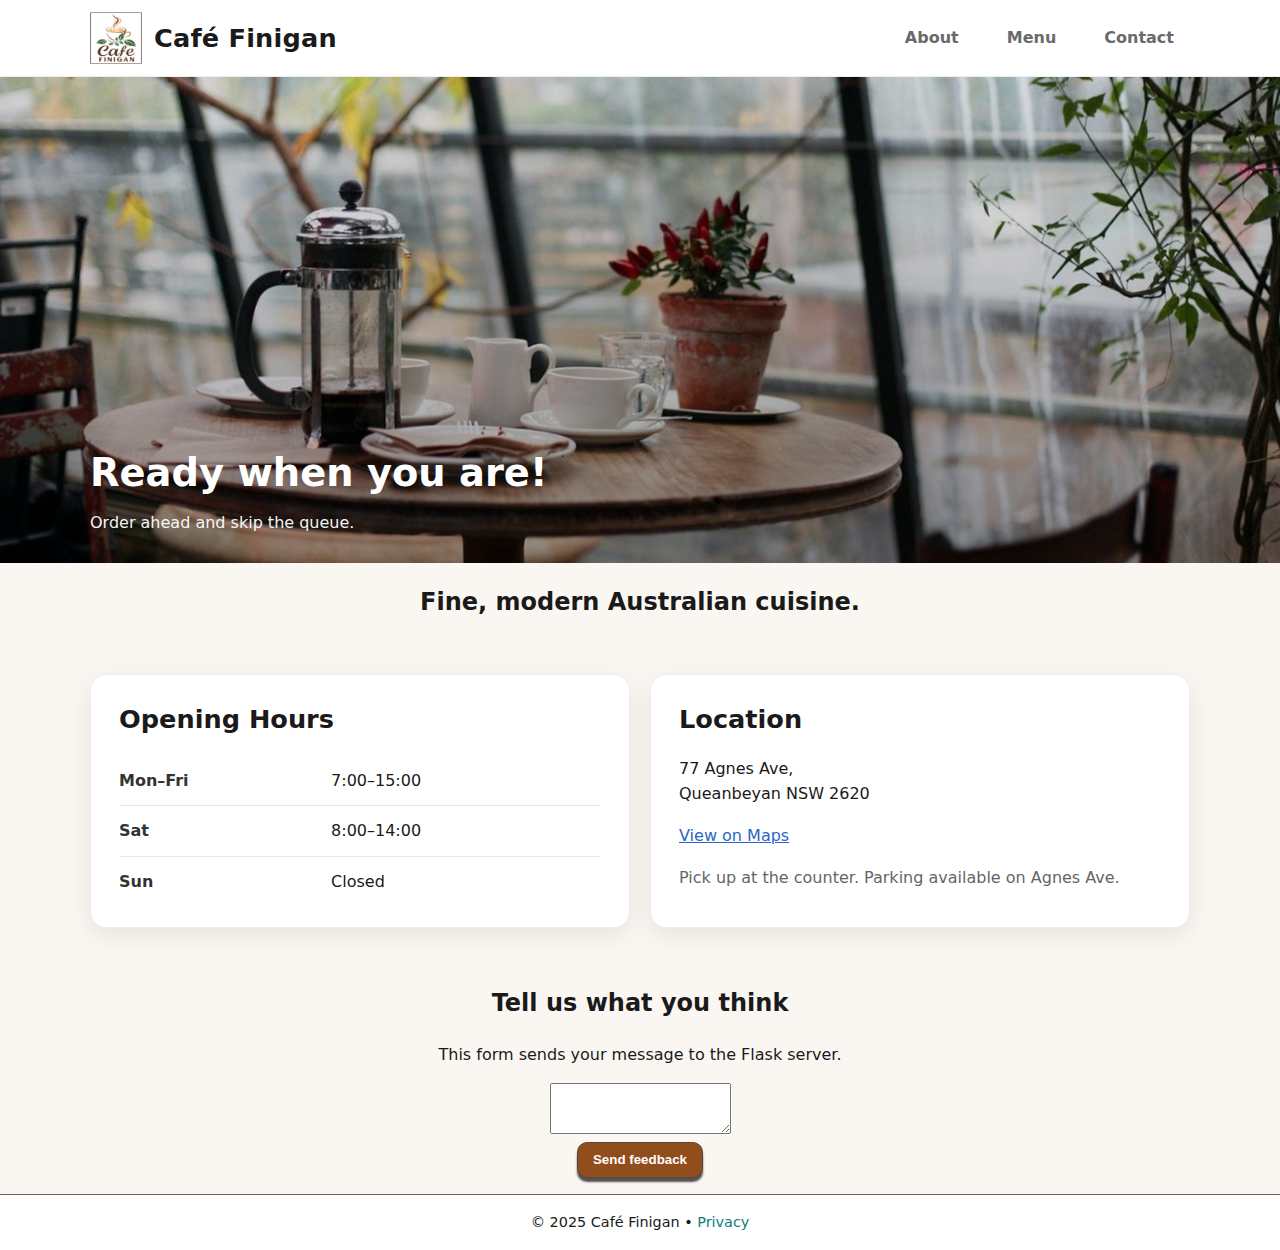
<file: templates/index.html>
<!DOCTYPE html>
<html lang="en">
<head>
    <meta charset="UTF-8">
    <meta name="viewport" content="width=device-width, initial-scale=1.0">
    <link rel="stylesheet" href="../static/style.css">
    <title>Café Finigan – Pre-order Lunch Online</title>
    <meta name="description" content="order food and drinks from Cafe Finigan in advance. Browse the menu and pick up your order at your chosen time.">
    <meta name="keywords" content="cafe, food, school lunch, pre-order, Finigan">
    <meta name="author" content="Tennant Robbie">
    <link rel="icon" href="../static/images/logo.png" type="image/png">
</head>

<body>
<!-- ---------- Header and Navigation ---------- -->
<header class="site-header">
  <div class="container header-inner">

    <!-- ---------- Brand Section (Logo + Name) ---------- -->
    <div class="brand">
      <img src="../static/images/logo.png" alt="Café Finigan logo" class="logo">
      <span class="brand-name">Café Finigan</span>
    </div>

    <!-- ---------- Navigation Menu ---------- -->
    <nav aria-label="Primary">
      <ul class="nav-list">
        <li><a href="about.html">About</a></li>
        <li><a href="menu.html">Menu</a></li>
        <li><a href="contact.html">Contact</a></li>
      </ul>
    </nav>

  </div>
</header>

<!-- ---------- Hero Section ---------- -->
<section class="hero">
  <img src="../static/images/hero.jpg" alt="Cafe table with coffee and plants">
  <div class="hero-overlay container">
    <h1>Ready when you are!</h1>
    <p class="lead">Order ahead and skip the queue.</p>
  </div>
</section>

<!-- ---------- Tagline Section ---------- -->
<section class="tagline">
  <div class="container">
    <h2>Fine, modern Australian cuisine.</h2>
  </div>
</section>

<!-- ---------- Main Content: Containers & Cards ---------- -->
<main class="container">
  <section class="cards grid">
    <article class="card">
      <h2>Opening Hours</h2>
      <table class="hours">
        <tr><th>Mon–Fri</th><td>7:00–15:00</td></tr>
        <tr><th>Sat</th><td>8:00–14:00</td></tr>
        <tr><th>Sun</th><td>Closed</td></tr>
      </table>
    </article>

    <article class="card">
      <h2>Location</h2>
      <p>77 Agnes Ave,<br>Queanbeyan NSW 2620</p>
      <p><a href="https://maps.app.goo.gl/Lv5XfBMMRRhU2HVM7" target="_blank" rel="noopener">View on Maps</a></p>
      <p class="note">Pick up at the counter. Parking available on Agnes Ave.</p>
    </article>
  </section>
</main>

<section class="container" style="text-align: center; margin-top: 1.5rem;">
  <h2>Tell us what you think</h2>
  <p class="note">This form sends your message to the Flask server.</p>

  <form id="feedback-form" style="max-width: 400px; margin: 0 auto;">
    <textarea id="feedback-message" name="feedback" rows="3" required></textarea><br>
    <button type="submit" class="add-btn">Send feedback</button>
  </form>

  <p id="feedback-response" class="note" style="margin-top: 0.5rem;"></p>
</section>

<!-- ---------- Footer Section ---------- -->
<footer class="site-footer">
  <div class="container">
    © 2025 Café Finigan • <a href="#">Privacy</a>
  </div>
</footer>

<!-- ---------- Script: Send form data to Flask and display response ---------- -->
<script>
  const form = document.getElementById('feedback-form');
  const textarea = document.getElementById('feedback-message');
  const output = document.getElementById('feedback-response');

  // Handle form submission
  form.addEventListener('submit', function (event) {
    event.preventDefault(); // Stop page reload

    const message = textarea.value.trim();

    // Send message to Flask using fetch()
    fetch("http://127.0.0.1:5050/feedback", {
      method: "POST",
      headers: { "Content-Type": "application/json" },
      body: JSON.stringify({ message })
    })
      .then(res => res.json())
      .then(data => {
        // Show Flask's reply
        output.textContent = data.response || data.error;
        textarea.value = ""; // Clear form after sending
      })
      .catch(() => {
        output.textContent = "Could not reach the server. Is Flask running?";
      });
  });
</script>

</body>
</html>
</file>
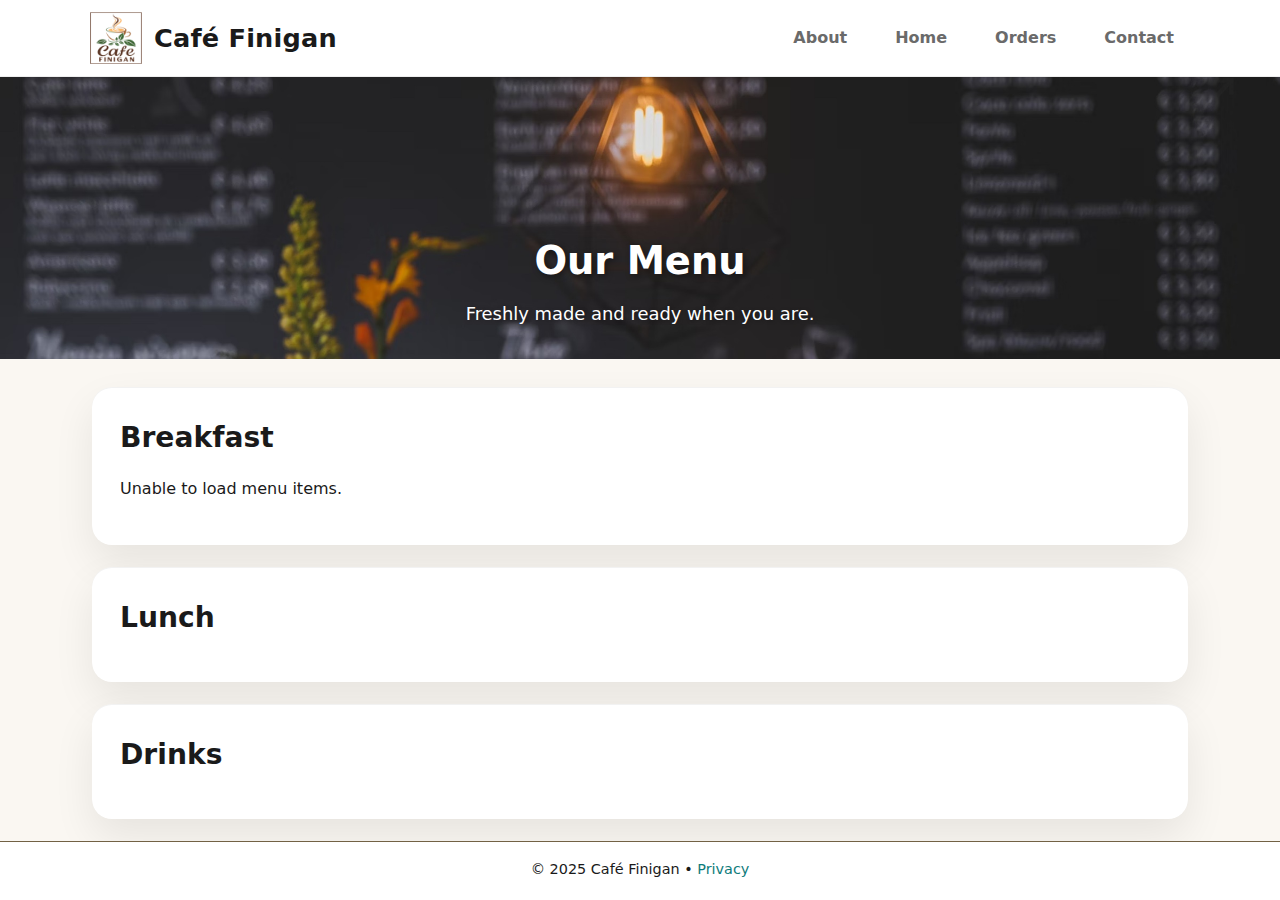
<file: templates/menu.html>
<!DOCTYPE html>
<html lang="en">
<head>
    <meta charset="UTF-8">
    <meta name="viewport" content="width=device-width, initial-scale=1.0">
    <link rel="stylesheet" href="../static/style.css">
    <title>Café Finigan – Menu</title>
    <meta name="description" content="Browse the Café Finigan breakfast, lunch, and drinks menu. Add items to your pre-order and collect them at your chosen time.">
    <meta name="keywords" content="Café Finigan menu, breakfast, lunch, drinks, pre-order">
    <meta name="author" content="Tennant Robbie">
    <link rel="icon" href="../static/images/logo.png" type="image/png">
    <link rel="manifest" href="../manifest.json">
</head>

<body>
<!-- ---------- Header and Navigation ---------- -->
<header class="site-header">
  <div class="container header-inner">

    <!-- ---------- Brand Section (Logo + Name) ---------- -->
    <div class="brand">
      <img src="../static/images/logo.png" alt="Café Finigan logo" class="logo">
      <span class="brand-name">Café Finigan</span>
    </div>

    <!-- ---------- Navigation Menu ---------- -->
    <nav aria-label="Primary">
      <ul class="nav-list">
        <li><a href="about.html">About</a></li>
        <li><a href="index.html">Home</a></li>
        <li><a href="orders.html">Orders</a></li>
        <li><a href="contact.html">Contact</a></li>
      </ul>
    </nav>

  </div>
</header>

<!-- ---------- Menu Banner ---------- -->
<section class="menu-banner">
  <img src="../static/images/menu-banner.jpg" alt="Café Finigan Menu artwork">

  <div class="banner-text container">
    <h1>Our Menu</h1>
    <p class="lead">Freshly made and ready when you are.</p>
  </div>
</section>

<!-- ---------- Menu Sections (Breakfast, Lunch, Drinks) ---------- -->
<section class="menu-section" id="breakfast">
  <div class="container">

    <!-- Breakfast Section -->
    <div class="menu-card">
      <h2>Breakfast</h2>
      <div id="menu-breakfast" class="menu-items"></div>
    </div>

    <!-- Lunch Section -->
    <div class="menu-card">
      <h2>Lunch</h2>
      <div id="menu-lunch" class="menu-items"></div>
    </div>

    <!-- Drinks Section -->
    <div class="menu-card">
      <h2>Drinks</h2>
      <div id="menu-drinks" class="menu-items"></div>
    </div>

  </div> <!-- end of .container -->
</section>

<!-- ---------- Footer Section ---------- -->
<footer class="site-footer">
  <div class="container">
    © 2025 Café Finigan • <a href="#">Privacy</a>
  </div>
</footer>

<script src="../static/menu.js"></script>

<script>
  // Register the service worker so the PWA can work offline
  if ("serviceWorker" in navigator) {
    navigator.serviceWorker.register("../service-worker.js")
      .then(registration => {
        console.log("Service worker registered with scope:", registration.scope);
      })
      .catch(error => {
        console.error("Service worker registration failed:", error);
      });
  }
</script>

</body>
</html>
</file>
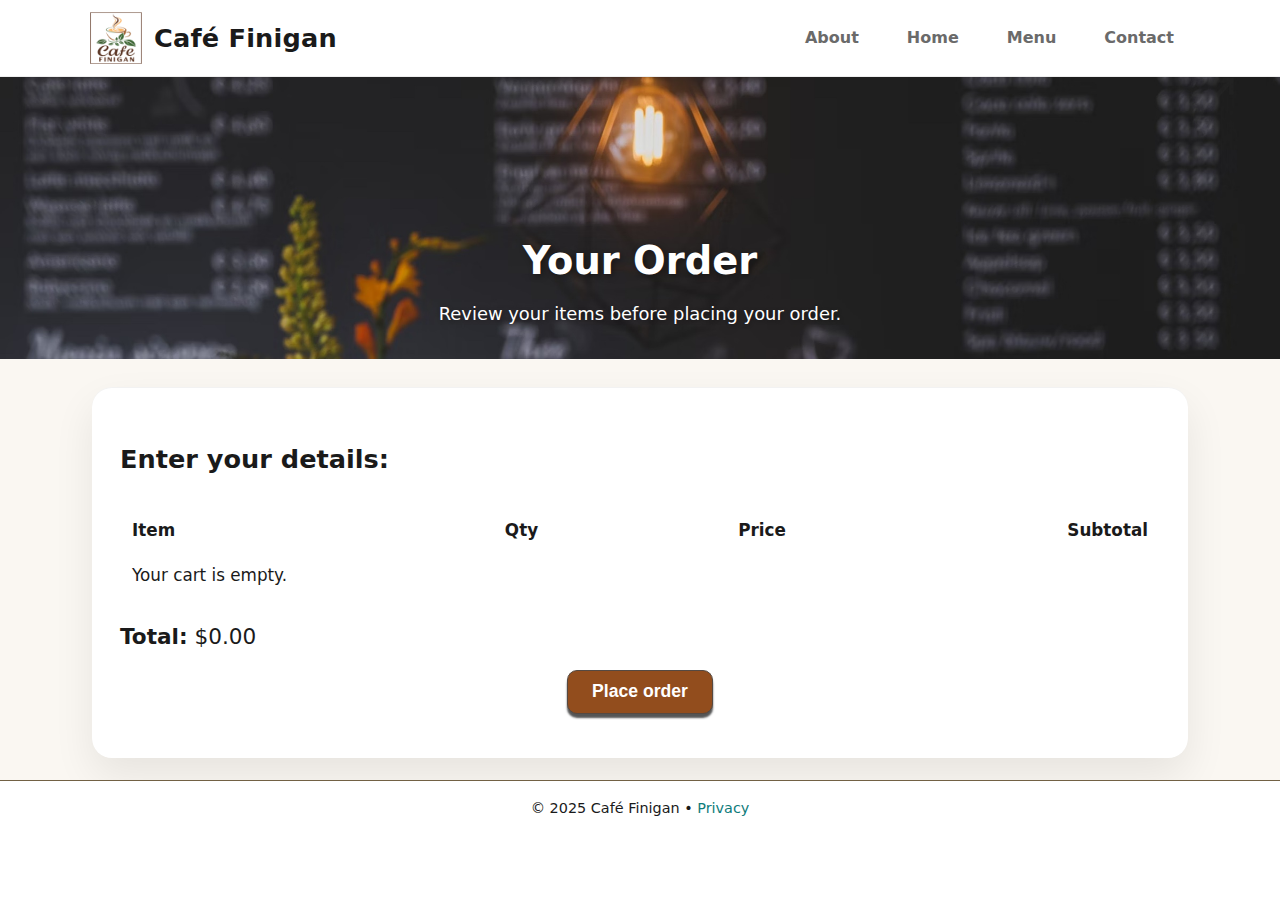
<file: templates/orders.html>
<!DOCTYPE html>
<html lang="en">
<head>
    <meta charset="UTF-8">
    <meta name="viewport" content="width=device-width, initial-scale=1.0">
    <link rel="stylesheet" href="../static/style.css">
    <title>Café Finigan – Menu</title>
    <meta name="description" content="Browse the Café Finigan breakfast, lunch, and drinks menu. Add items to your pre-order and collect them at your chosen time.">
    <meta name="keywords" content="Café Finigan menu, breakfast, lunch, drinks, pre-order">
    <meta name="author" content="Tennant Robbie">
    <link rel="icon" href="../static/images/logo.png" type="image/png">
</head>

<body>
<!-- ---------- Header and Navigation ---------- -->
<header class="site-header">
  <div class="container header-inner">

    <!-- ---------- Brand Section (Logo + Name) ---------- -->
    <div class="brand">
      <img src="../static/images/logo.png" alt="Café Finigan logo" class="logo">
      <span class="brand-name">Café Finigan</span>
    </div>

    <!-- ---------- Navigation Menu ---------- -->
    <nav aria-label="Primary">
      <ul class="nav-list">
        <li><a href="about.html">About</a></li>
        <li><a href="index.html">Home</a></li>
        <li><a href="menu.html">Menu</a></li>
        <li><a href="contact.html">Contact</a></li>
      </ul>
    </nav>

  </div>
</header>

<!-- ---------- Menu Banner ---------- -->
<section class="menu-banner">
  <img src="../static/images/menu-banner.jpg" alt="Café Finigan Menu artwork">

  <div class="banner-text container">
    <h1>Your Order</h1>
    <p class="lead">Review your items before placing your order.</p>
  </div>
</section>

<!-- ---------- Checkout Section ---------- -->
<section class="menu-section">
  <div class="container">
    <div class="menu-card">

      <!-- Heading + form fields -->
      <h3 class="order-details-heading">Enter your details:</h3>

      <form id="order-form" class="order-form">

        <label>
          Name:
          <input type="text" id="customer-name" required>
        </label>

        <label>
          Email:
          <input type="email" id="customer-email" required>
        </label>

        <label>
          Pick-up time:
          <input type="time" id="pickup-time" required>
        </label>

      </form>

      <!-- Order summary table -->
      <table class="order-table">
        <thead>
          <tr>
            <th>Item</th>
            <th>Qty</th>
            <th>Price</th>
            <th>Subtotal</th>
          </tr>
        </thead>
        <tbody id="order-rows">
          <!-- JavaScript will insert rows here -->
        </tbody>
      </table>

      <p class="order-total">
        <strong>Total:</strong>
        $<span id="order-total">0.00</span>
      </p>

      <!-- Button centred under Total -->
      <div class="order-button-row">
        <button type="submit" form="order-form" class="add-btn order-button">
          Place order
        </button>
      </div>

      <p id="order-message" class="note"></p>

    </div>
  </div>
</section>

<!-- ---------- Footer Section ---------- -->
<footer class="site-footer">
  <div class="container">
    © 2025 Café Finigan • <a href="#">Privacy</a>
  </div>
</footer>

<!-- Checkout script -->
<script src="../static/orders.js"></script>

</body>
</html>
</file>
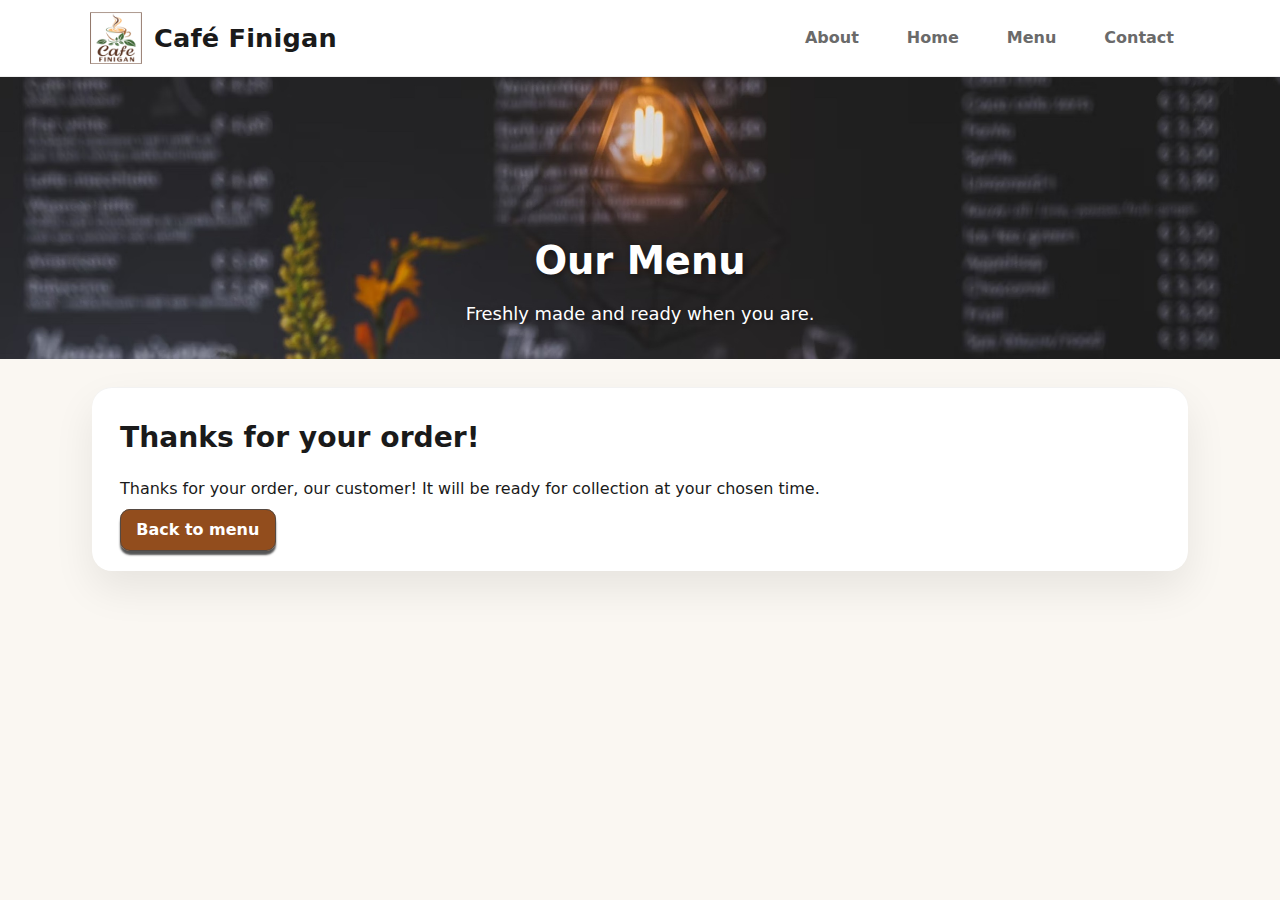
<file: templates/thanks.html>
<!DOCTYPE html>
<html lang="en">
<head>
    <meta charset="UTF-8">
    <meta name="viewport" content="width=device-width, initial-scale=1.0">
    <link rel="stylesheet" href="../static/style.css">
    <title>Café Finigan – Menu</title>
    <meta name="description" content="Browse the Café Finigan breakfast, lunch, and drinks menu. Add items to your pre-order and collect them at your chosen time.">
    <meta name="keywords" content="Café Finigan menu, breakfast, lunch, drinks, pre-order">
    <meta name="author" content="Tennant Robbie">
    <link rel="icon" href="../static/images/logo.png" type="image/png">
</head>

<body>
<!-- ---------- Header and Navigation ---------- -->
<header class="site-header">
  <div class="container header-inner">

    <!-- ---------- Brand Section (Logo + Name) ---------- -->
    <div class="brand">
      <img src="../static/images/logo.png" alt="Café Finigan logo" class="logo">
      <span class="brand-name">Café Finigan</span>
    </div>

    <!-- ---------- Navigation Menu ---------- -->
    <nav aria-label="Primary">
      <ul class="nav-list">
        <li><a href="about.html">About</a></li>
        <li><a href="index.html">Home</a></li>
        <li><a href="menu.html">Menu</a></li>
        <li><a href="contact.html">Contact</a></li>
      </ul>
    </nav>

  </div>
</header>

<!-- ---------- Menu Banner ---------- -->
<section class="menu-banner">
  <img src="../static/images/menu-banner.jpg" alt="Café Finigan Menu artwork">

  <div class="banner-text container">
    <h1>Our Menu</h1>
    <p class="lead">Freshly made and ready when you are.</p>
  </div>
</section>

<!-- ---------- Thank You Section ---------- -->
<section class="menu-section">
  <div class="container">
    <div class="menu-card">
      <h2>Thanks for your order!</h2>
      <p id="thanks-message" class="note"></p>

      <a href="menu.html" class="add-btn">Back to menu</a>
    </div>
  </div>
</section>

<script src="../static/thanks.js"></script>

</body>
</html>
</file>
<file: static/style.css>
/* =====================================================

   HOME PAGE STYLES

   ===================================================== */

                   
/* ---------- Base Styles and Colours ---------- */
:root {
  --brand: #0e7c7b;   /* teal brand accent */
  --accent: #c18b73;  /* coffee tone */
  --bg: #faf7f2;      /* soft cream background */
  --ink: #1a1a1a;     /* main text colour */
}

body {
  margin: 0;
  font-family: system-ui, sans-serif;
  background: var(--bg);
  color: var(--ink);
  line-height: 1.6;
}

/* change background colour for body in order and menu page */
.order-body {
 background-color:#622708ba;
}

.menu-body {
 background-color:#622708ba;
}

img { max-width: 100%; display: block; }
a { color: var(--brand); text-decoration: none; transition: color 0.2s ease; }
a:hover { text-decoration: underline; }

.container { width: min(1100px, 92%); margin-inline: auto; }

/* Remove default list spacing (helps with nav layout) */
ul { margin: 0; padding: 0; }


/* ---------- Header and Navigation ---------- */
.site-header {
  background:#fff;
  border-bottom:1px solid #eee;
}

.header-inner {
  display:flex;
  align-items:center;
  justify-content:space-between;
  gap:1rem;
  padding:.75rem 0;
}

.brand {
  display:flex;
  align-items:center;
  gap:.75rem;
  cursor:default;
}

.logo { height:52px; width:auto; }

.brand-name {
  font-weight:800;
  color:var(--ink);                      /* dark text */
  font-size:clamp(1.1rem,2.6vw,1.6rem);  /* responsive size */
  letter-spacing:.2px;
}

/* Navigation list */
.nav-list {
  list-style:none;
  display:flex;
  gap:1rem;
  margin:0;
  padding:0;
}

/* Plain links with light-coffee hover pill */
.nav-list a {
  display:inline-block;
  padding:.5rem 1rem;
  border-radius:999px;
  background:transparent;
  color:#6a6a6a;
  text-decoration:none;
  font-weight:600;
  transition:background .18s ease,color .18s ease;
}

.nav-list a:hover {
  background:#ecdccf;   /* light coffee */
  color:var(--ink);
  text-decoration:none; /* remove underline on hover */
}

/* ---------- Hero Section ---------- */
/* Full-width hero image with text overlay */
.hero {
  position: relative;
  isolation: isolate; /* keeps overlay layers separate */
}

.hero img {
  display: block;
  width: 100%;
  height: clamp(240px, 38vw, 520px);
  object-fit: cover; /* fills & crops image without distortion */
}

/* Text box positioned over the image */
.hero-overlay {
  position: absolute;
  inset: 0;
  display: flex;
  flex-direction: column;
  align-items: flex-start;   /* left-align text */
  justify-content: flex-end; /* anchor text at bottom */
  gap: 6px;
  padding: clamp(12px, 4vw, 28px);
  color: #fff;               /* white text for contrast */
}

/* Adds a subtle gradient layer across the entire hero image */
.hero::before {
  content: "";
  position: absolute;
  inset: 0;  /* covers the entire hero area */
  background: linear-gradient(
    180deg,
    rgba(0, 0, 0, 0.10) 0%,   /* lighter at the top */
    rgba(0, 0, 0, 0.20) 40%,  /* gentle midtone fade */
    rgba(0, 0, 0, 0.36) 100%  /* slightly darker at the bottom for contrast */
  );
  pointer-events: none;  /* allows clicks to pass through */
  z-index: 0;            /* sits behind the text but above the image */
}

/* Ensures the text overlay sits above the new gradient layer */
.hero-overlay {
  z-index: 1;
}

.hero-overlay h1 {
  margin: 0;
  font-size: clamp(1.6rem, 3.4vw, 2.4rem);
}

.hero-overlay .lead {
  margin: 0;
  opacity: 0.95;
}

/* ---------- Tagline Section ---------- */
/* Centered tagline beneath the hero image */
.tagline h2 {
  margin: clamp(12px, 2.5vw, 20px) 0;
  font-weight: 600;
  text-align: center;
}

/* ---------- Cards Section (Grid) ---------- */
.cards { padding: 2rem 0; }

/* 2 columns on wide screens, stacks automatically on small screens */
.grid{
  display:grid;
  gap:1.25rem;
  grid-template-columns: repeat(auto-fit, minmax(320px, 1fr));
}

.card{
  background:#fff;
  border:1px solid #eee;
  border-radius:16px;
  box-shadow:0 8px 24px rgba(0,0,0,.08);
  padding:1.25rem clamp(1rem, 3vw, 1.75rem);
}

/* card headings match the reference weight/size */
.card h2{ margin:.25rem 0 1rem 0; font-size:1.6rem; font-weight:800; }

/* Hours table styling (lines between rows, tidy columns) */
.hours{ width:100%; border-collapse:collapse; }
.hours th, .hours td{
  border-bottom:1px solid #e9e7e3;
  padding:12px 0;
  text-align:left;
}
.hours th{ width:44%; white-space:nowrap; font-weight:700; color:#333; }
.hours tr:last-child th, .hours tr:last-child td{ border-bottom:0; }

/* link + small note text inside cards */
.card a{ color:#2a66c7; text-decoration:underline; }
.card .note{ color:#666; margin-top:.5rem; }


/* ---------- Footer Section ---------- */
.site-footer {
  border-top: 1px solid #594523d9;  /* slightly darker neutral border */
  background:#ffffff;
  text-align: center;
  font-size: 0.9rem;
  padding: 1rem 0;
  margin-top: 1rem;
  height: 100%;
  box-shadow: 0 50vh 0 50vh #ffffff;
}

.site-footer a {
  color: var(--brand);
  text-decoration: none;
  font-weight: 500;
}

.site-footer a:hover {
  text-decoration: underline;
}


/* ---------- Responsive Adjustments ---------- */

/* Tablets and small laptops */
@media (max-width: 900px){
  .header-inner{ flex-wrap: wrap; gap: .5rem; }
  .tagline h2{ margin: 12px 0; }
  /* Grid from Step 5 already auto-stacks via auto-fit/minmax */
}

/* Phones */
@media (max-width: 520px){
  .brand .logo{ height: 30px; }
  .brand-name{ font-size: clamp(1rem, 5vw, 1.25rem); }
  .nav-list{ gap: .5rem; }

  /* Hero tweaks: comfortable height + padding on small screens */
  .hero img{ height: clamp(220px, 52vw, 360px); }
  .hero-overlay{ padding: 16px; }
}



/* =====================================================
   MENU PAGE STYLES
   ===================================================== */

/* ---------- Menu Banner ---------- */

.menu-banner img {
  width: 100%;
  height: clamp(180px, 22vw, 360px); /* thin on phones, not too deep on desktops */
  object-fit: cover;                 /* fills area without distortion */
  object-position: center 45%;       /* centers focus */
  display: block;
}

/* ---------- Banner Text (no overlay background) ---------- */
.menu-banner {
  position: relative;
  text-align: center;
  color: #fff;
}

.banner-text {
  position: absolute;
  top: 75%; /* text 75% from top of banner*/
  left: 50%; /* text centred on page*/
  transform: translate(-50%, -50%);
}

.banner-text h1 {
  font-size: clamp(1.8rem, 3vw, 2.6rem);
  margin: 0;
  text-shadow: 2px 2px 6px rgba(0,0,0,0.4);
}

.banner-text .lead {
  font-size: clamp(1rem, 1.4vw, 1.3rem);
  margin-top: 0.5rem;
  text-shadow: 1px 1px 4px rgba(0,0,0,0.3);
}

/* ---------- Menu Section Spacing ---------- */
.menu-section {
  margin-top: clamp(16px, 3vw, 28px);   /* space between banner and card */
}

/* ---------- Centred Menu Card ---------- */
.menu-card {
  max-width: 1040px;                    /* controls overall card width */
  margin: clamp(12px, 2.5vw, 22px) auto;
  background: #fff;
  border-radius: 20px;
  padding: clamp(16px, 3vw, 28px);
  box-shadow:
    0 18px 40px rgba(0, 0, 0, 0.08),
    0 1px 0 rgba(0, 0, 0, 0.05) inset;  /* soft lifted effect */
}

/* ---------- Menu Headings ---------- */
.menu-card h2 {
  margin: 0 0 14px 0;
  font-size: clamp(1.4rem, 2.2vw, 1.8rem);
}

/* ---------- Menu Item Layout ---------- */
.menu-item {
  display: flex;
  gap: clamp(12px, 2vw, 20px);
  align-items: center;
  padding: clamp(10px, 2vw, 16px);
  border-radius: 16px;
  background: #fff;
  box-shadow: 0 8px 22px rgba(0, 0, 0, 0.05);
  transition: transform 0.25s ease;
}

/* Space between multiple items */
.menu-item + .menu-item {
  margin-top: clamp(10px, 2vw, 16px);
}

/* ---------- Menu Image ---------- */
.menu-thumb {
  width: 160px;
  height: 120px;
  border-radius: 12px;
  overflow: hidden;
  background: #f3f2ef;
  flex: 0 0 160px;
}
.menu-thumb img {
  width: 100%;
  height: 100%;
  object-fit: cover;
  display: block;
}

/* ---------- Menu Text ---------- */
.menu-info {
  flex: 1 1 auto;
}
.menu-info h2 {
  margin: 0 0 6px 0;
  font-size: clamp(1.05rem, 1.8vw, 1.25rem);
}
.menu-info .desc {
  margin: 0 0 8px 0;
  color: #5a5a5a;
}

/* ---------- Price and Add Button ---------- */
.menu-actions {
  display: flex;
  justify-content: space-between;       /* price left, button right */
  align-items: center;
  gap: 0.75rem;
}
.price {
  font-weight: 700;
  color: #785032;
}

/* ---------- Add Button Styling ---------- */
.add-btn {
    border: 1px solid #4c4038;
    background: rgb(141, 68, 17);
    color: #fff;
    padding: 0.65rem 0.95rem;
    border-radius: 10px;
    font-weight: 650;
    line-height: 1;
    cursor: pointer;
    opacity: 0.95;
    box-shadow: 0 4px 2px rgb(0 0 0 / 70%);
    transition: opacity 0.3s ease;
}

.add-btn:hover {
  opacity: 1;
}

.add-btn[disabled] {
  cursor: not-allowed;
  opacity: 0.6;         /* optional: make disabled look faded */
}

/* Id-based style for hiding order button when cart is empty */
#order-button-id{
  visibility: hidden;
  background: rgb(141, 68, 17);
  transition: opacity 0.3s ease;
}

/* ---------- Remove Button Styling ---------- */

.remove-btn {
    border: 1px solid #4c4038;
    background: rgb(141, 68, 17);
    color: #fff;
    padding: 0.65rem 0.95rem;
    border-radius: 10px;
    font-weight: 650;
    line-height: 1;
    cursor: pointer;
    opacity: 0.95;
    box-shadow: 0 3px 1px rgb(0 0 0 / 50%);
    transition: opacity 0.3s ease;
}

.remove-btn:hover {
  opacity: 1;
}

/* ---------- Responsive Layout ---------- */
@media (max-width: 720px) {
  .menu-item {
    flex-direction: column;
    align-items: stretch;
  }
  .menu-thumb {
    width: 100%;
    height: 200px;
    flex-basis: 200px;
  }
  .menu-actions {
    margin-top: 6px;
  }
}

/* ---------- Image Zoom on Hover ---------- */
/* Adds a smooth zoom effect when the user hovers over a menu image */
.menu-thumb img {
  transition: transform 0.25s ease;   /* controls speed and smoothness */
}

.menu-thumb:hover img {
  transform: scale(1.06);             /* enlarges image slightly on hover */
}

/*-------------- Order Table --------------*/
.order-table {
  width: 100%;
  border-collapse: collapse;
  margin-top: 1.75rem;
  margin-bottom: 1.25rem;
}

.order-table th {
  text-align: left;
  padding: 0.6rem 0.75rem;
  font-size: 1.05rem;
}

.order-table th:nth-child(2),
.order-table th:nth-child(3),
.order-table th:nth-child(4) {
  text-align: right;
}

.order-table td {
  padding: 0.55rem 0.75rem;
  font-size: 1.05rem;
}

.order-table td:nth-child(2),
.order-table td:nth-child(3),
.order-table td:nth-child(4) {
  text-align: right;
}

.order-total {
  font-size: 1.35rem;
  margin-bottom: 1rem;
}

/*-------------- Order Form --------------*/
.order-details-heading {
  font-size: 1.6rem;
  font-weight: 700;
  margin-top: 1.5rem;
  margin-bottom: 1rem;
}

.order-form {
  display: flex;
  flex-wrap: wrap;
  gap: 1.25rem 2rem;
  align-items: center;
  margin-bottom: 1.5rem;
}

.order-form label {
  display: flex;
  flex-direction: row;
  align-items: center;
  gap: 0.6rem;
  font-size: 1.05rem;
}

.order-form input {
  padding: 0.45rem 0.55rem;
  border-radius: 6px;
  border: 1px solid #ccc;
  font-size: 1rem;
}

/* Button centred under Total */
.order-button-row {
  width: 100%;
  display: flex;
  justify-content: center;
  margin-top: 0.5rem;
}

.order-button {
  padding: 0.75rem 1.5rem;
  font-size: 1.1rem;
}


/* ---------- Item removal animation ---------- */
.fade-out {
  animation: fadeOut 0.4s forwards ease-out;
}

/* Instructions for animation - Keyframes (initial to final states)  */
@keyframes fadeOut {
  from { opacity: 1; }
  to { opacity: 0; height: 0; padding: 0; margin: 0; }
}
</file>
